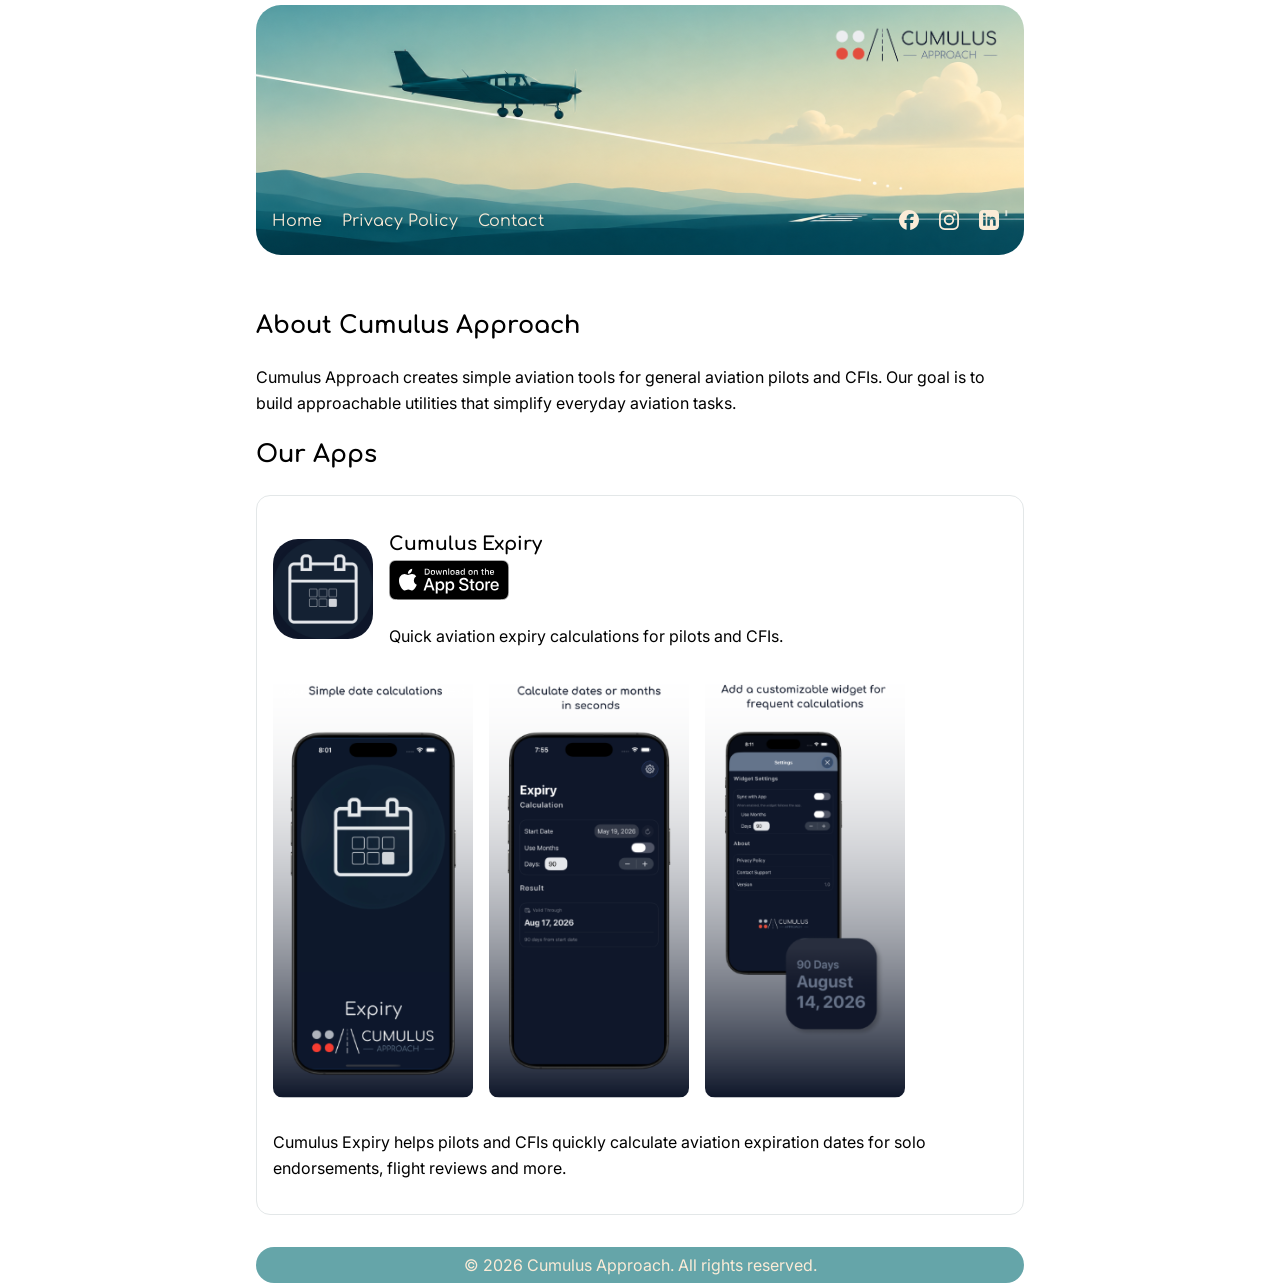
<file: index.html>
<!DOCTYPE html>
<html lang="en">
  <head>
    <meta charset="UTF-8">
    <meta name="viewport" content="width=device-width, initial-scale=1.0">
    <meta http-equiv="X-UA-Compatible" content="ie=edge">
    <meta name="description" content="Simple aviation tools designed for general aviation pilots and CFIs.">
    <title>Cumulus Approach</title>
    <link rel="stylesheet" href="css/style.css">
    <link rel="preconnect" href="https://fonts.googleapis.com">
    <link rel="preconnect" href="https://fonts.gstatic.com" crossorigin>
    <link href="https://fonts.googleapis.com/css2?family=Comfortaa:wght@300..700&family=Inter:ital,opsz,wght@0,14..32,100..900;1,14..32,100..900&display=swap" rel="stylesheet">
    <link rel="icon" type="image/x-icon" href="images/favicon.ico">
    <link rel="icon" type="image/png" href="images/favicon.png">
  </head>
  <body>
    <header>
        <img class="header-icon" src="images/CumulusLogo.png" alt="Cumulus Approach Logo" />
        <nav class="primary-navigation" aria-label="Primary Navigation">
            <ul>
                <li><a href="index.html">Home</a></li>
                <li><a href="privacy.html">Privacy Policy</a></li>
                <li><a href="contact.html">Contact</a></li>                
            </ul>
        </nav>
        <nav aria-label="Social Navigation" class="social-links">
          <ul>
            <li class="social-link"><a href="https://www.facebook.com/CumulusApproach/"><svg class="social_icon" role="img" viewBox="0 0 24 24" xmlns="http://www.w3.org/2000/svg"><title>Facebook</title><path d="M9.101 23.691v-7.98H6.627v-3.667h2.474v-1.58c0-4.085 1.848-5.978 5.858-5.978.401 0 .955.042 1.468.103a8.68 8.68 0 0 1 1.141.195v3.325a8.623 8.623 0 0 0-.653-.036 26.805 26.805 0 0 0-.733-.009c-.707 0-1.259.096-1.675.309a1.686 1.686 0 0 0-.679.622c-.258.42-.374.995-.374 1.752v1.297h3.919l-.386 2.103-.287 1.564h-3.246v8.245C19.396 23.238 24 18.179 24 12.044c0-6.627-5.373-12-12-12s-12 5.373-12 12c0 5.628 3.874 10.35 9.101 11.647Z"/></svg></a></li>
            <li class="social-link"><a href="https://www.instagram.com/CumulusApproach"><svg role="img" viewBox="0 0 24 24" xmlns="http://www.w3.org/2000/svg"><title>Instagram</title><path d="M7.0301.084c-1.2768.0602-2.1487.264-2.911.5634-.7888.3075-1.4575.72-2.1228 1.3877-.6652.6677-1.075 1.3368-1.3802 2.127-.2954.7638-.4956 1.6365-.552 2.914-.0564 1.2775-.0689 1.6882-.0626 4.947.0062 3.2586.0206 3.6671.0825 4.9473.061 1.2765.264 2.1482.5635 2.9107.308.7889.72 1.4573 1.388 2.1228.6679.6655 1.3365 1.0743 2.1285 1.38.7632.295 1.6361.4961 2.9134.552 1.2773.056 1.6884.069 4.9462.0627 3.2578-.0062 3.668-.0207 4.9478-.0814 1.28-.0607 2.147-.2652 2.9098-.5633.7889-.3086 1.4578-.72 2.1228-1.3881.665-.6682 1.0745-1.3378 1.3795-2.1284.2957-.7632.4966-1.636.552-2.9124.056-1.2809.0692-1.6898.063-4.948-.0063-3.2583-.021-3.6668-.0817-4.9465-.0607-1.2797-.264-2.1487-.5633-2.9117-.3084-.7889-.72-1.4568-1.3876-2.1228C21.2982 1.33 20.628.9208 19.8378.6165 19.074.321 18.2017.1197 16.9244.0645 15.6471.0093 15.236-.005 11.977.0014 8.718.0076 8.31.0215 7.0301.0839m.1402 21.6932c-1.17-.0509-1.8053-.2453-2.2287-.408-.5606-.216-.96-.4771-1.3819-.895-.422-.4178-.6811-.8186-.9-1.378-.1644-.4234-.3624-1.058-.4171-2.228-.0595-1.2645-.072-1.6442-.079-4.848-.007-3.2037.0053-3.583.0607-4.848.05-1.169.2456-1.805.408-2.2282.216-.5613.4762-.96.895-1.3816.4188-.4217.8184-.6814 1.3783-.9003.423-.1651 1.0575-.3614 2.227-.4171 1.2655-.06 1.6447-.072 4.848-.079 3.2033-.007 3.5835.005 4.8495.0608 1.169.0508 1.8053.2445 2.228.408.5608.216.96.4754 1.3816.895.4217.4194.6816.8176.9005 1.3787.1653.4217.3617 1.056.4169 2.2263.0602 1.2655.0739 1.645.0796 4.848.0058 3.203-.0055 3.5834-.061 4.848-.051 1.17-.245 1.8055-.408 2.2294-.216.5604-.4763.96-.8954 1.3814-.419.4215-.8181.6811-1.3783.9-.4224.1649-1.0577.3617-2.2262.4174-1.2656.0595-1.6448.072-4.8493.079-3.2045.007-3.5825-.006-4.848-.0608M16.953 5.5864A1.44 1.44 0 1 0 18.39 4.144a1.44 1.44 0 0 0-1.437 1.4424M5.8385 12.012c.0067 3.4032 2.7706 6.1557 6.173 6.1493 3.4026-.0065 6.157-2.7701 6.1506-6.1733-.0065-3.4032-2.771-6.1565-6.174-6.1498-3.403.0067-6.156 2.771-6.1496 6.1738M8 12.0077a4 4 0 1 1 4.008 3.9921A3.9996 3.9996 0 0 1 8 12.0077"/></svg></a></li>
            <li class="social-link"><a href="https://www.linkedin.com/company/cumulusapproach/"><svg xmlns="http://www.w3.org/2000/svg" width="24" height="24" viewBox="0 0 24 24"><path d="M19 0h-14c-2.761 0-5 2.239-5 5v14c0 2.761 2.239 5 5 5h14c2.762 0 5-2.239 5-5v-14c0-2.761-2.238-5-5-5zm-11 19h-3v-11h3v11zm-1.5-12.268c-.966 0-1.75-.79-1.75-1.764s.784-1.764 1.75-1.764 1.75.79 1.75 1.764-.783 1.764-1.75 1.764zm13.5 12.268h-3v-5.604c0-3.368-4-3.113-4 0v5.604h-3v-11h3v1.765c1.396-2.586 7-2.777 7 2.476v6.759z"/></svg></a></li>
          </ul>
        </nav>
    </header>    
    <main>
       <section class="about">
            <h2>About Cumulus Approach</h2>
            <p>
              Cumulus Approach creates simple aviation tools for general aviation pilots and CFIs.
              Our goal is to build approachable utilities that simplify everyday aviation tasks.
            </p>
       </section>
       <section class="apps">
            <h2>Our Apps</h2>            
            <div class="app-card">              
              <div class="app-card-content">
                <div class="app-card-heading">
                  <img class="app-icon" src="images/ExpiryLogo250x250.png" alt="Cumulus Expiry Logo" />
                  <span class="app-card-header-text">
                    <h3 >Cumulus Expiry</h3>
                    <!-- <h6 class="coming-soon">Coming Soon For iPhone</h6> -->
                     <a href="https://apps.apple.com/us/app/cumulus-approach-expiry/id6770518071">
                      <img class="app-store-badge" src="images/Download_on_the_App_Store_Badge_US-UK_RGB_blk_092917.svg" alt="Download on the app store" />
                     </a>
                    <p>Quick aviation expiry calculations for pilots and CFIs.</p>
                    
                  </span>
                </div>
                <div class="app-card-text">
                <div class="app-screenshots"> 
                  <img class="app-store-image" src="images/SplashScreen.png" alt="Cumulus Expiry App Store Splash Screen Screenshot" />
                  <img class="app-store-image" src="images/MainScreen.png" alt="Cumulus Expiry App Store Main Screen Screenshot" />
                  <img class="app-store-image" src="images/SettingsAndWidget.png" alt="Cumulus Expiry App Store Settings and Widget Screenshot" />
                </p>
                <p>
                  Cumulus Expiry helps pilots and CFIs quickly calculate aviation expiration 
                  dates for solo endorsements, flight reviews and more.
                </p>
                </div>                
              </div>
            </div>
       </section>
    </main>
    <footer>
        <p>&copy; 2026 Cumulus Approach. All rights reserved.</p>
    </footer>
  </body>
</html>
</file>
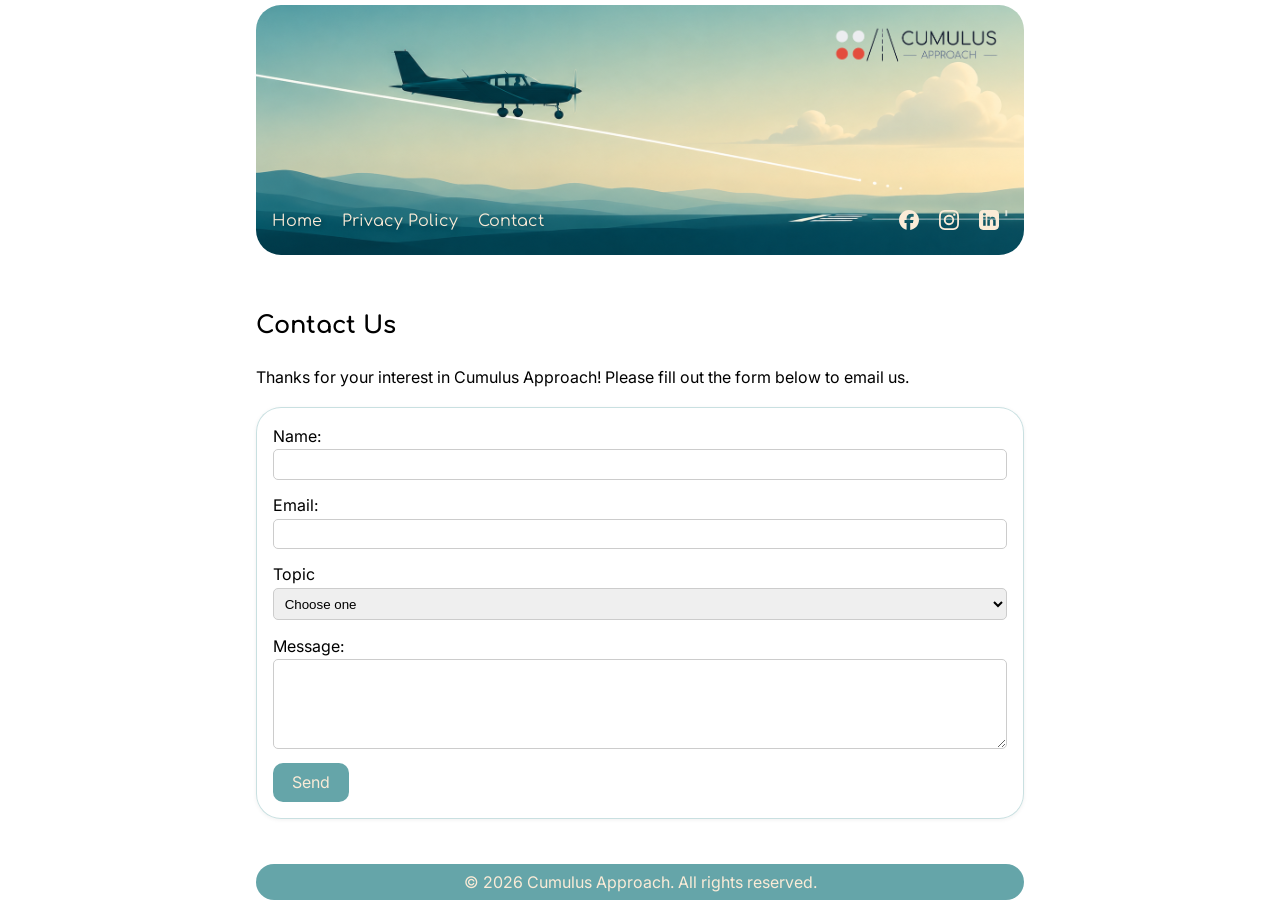
<file: contact.html>
<!DOCTYPE html>
<html lang="en">
<head>
  <meta charset="UTF-8">
  <meta name="viewport" content="width=device-width, initial-scale=1.0">
  <meta http-equiv="X-UA-Compatible" content="ie=edge">
  <meta name="description" content="Simple aviation tools designed for general aviation pilots and CFIs.">
  <title>Contact | Cumulus Approach</title>
  <link rel="stylesheet" href="css/style.css">
  <link rel="preconnect" href="https://fonts.googleapis.com">
  <link rel="preconnect" href="https://fonts.gstatic.com" crossorigin>
  <link href="https://fonts.googleapis.com/css2?family=Comfortaa:wght@300..700&family=Inter:ital,opsz,wght@0,14..32,100..900;1,14..32,100..900&display=swap" rel="stylesheet">
  <link rel="icon" type="image/x-icon" href="images/favicon.ico">
  <link rel="icon" type="image/png" href="images/favicon.png">
  <script src="script/site.js"></script>
</head>

<body>
  <header>
    <img class="header-icon" src="images/CumulusLogo.png" alt="Cumulus Approach Logo" />
    <nav aria-label="Primary Navigation" class="primary-navigation">
      <ul>
        <li><a href="index.html">Home</a></li>
        <li><a href="privacy.html">Privacy Policy</a></li>
        <li><a href="contact.html">Contact</a></li>
      </ul>
    </nav>
    <nav aria-label="Social Navigation" class="social-links">
          <ul>
            <li class="social-link"><a href="https://www.facebook.com/CumulusApproach/"><svg class="social_icon" role="img" viewBox="0 0 24 24" xmlns="http://www.w3.org/2000/svg"><title>Facebook</title><path d="M9.101 23.691v-7.98H6.627v-3.667h2.474v-1.58c0-4.085 1.848-5.978 5.858-5.978.401 0 .955.042 1.468.103a8.68 8.68 0 0 1 1.141.195v3.325a8.623 8.623 0 0 0-.653-.036 26.805 26.805 0 0 0-.733-.009c-.707 0-1.259.096-1.675.309a1.686 1.686 0 0 0-.679.622c-.258.42-.374.995-.374 1.752v1.297h3.919l-.386 2.103-.287 1.564h-3.246v8.245C19.396 23.238 24 18.179 24 12.044c0-6.627-5.373-12-12-12s-12 5.373-12 12c0 5.628 3.874 10.35 9.101 11.647Z"/></svg></a></li>
            <li class="social-link"><a href="https://www.instagram.com/CumulusApproach"><svg role="img" viewBox="0 0 24 24" xmlns="http://www.w3.org/2000/svg"><title>Instagram</title><path d="M7.0301.084c-1.2768.0602-2.1487.264-2.911.5634-.7888.3075-1.4575.72-2.1228 1.3877-.6652.6677-1.075 1.3368-1.3802 2.127-.2954.7638-.4956 1.6365-.552 2.914-.0564 1.2775-.0689 1.6882-.0626 4.947.0062 3.2586.0206 3.6671.0825 4.9473.061 1.2765.264 2.1482.5635 2.9107.308.7889.72 1.4573 1.388 2.1228.6679.6655 1.3365 1.0743 2.1285 1.38.7632.295 1.6361.4961 2.9134.552 1.2773.056 1.6884.069 4.9462.0627 3.2578-.0062 3.668-.0207 4.9478-.0814 1.28-.0607 2.147-.2652 2.9098-.5633.7889-.3086 1.4578-.72 2.1228-1.3881.665-.6682 1.0745-1.3378 1.3795-2.1284.2957-.7632.4966-1.636.552-2.9124.056-1.2809.0692-1.6898.063-4.948-.0063-3.2583-.021-3.6668-.0817-4.9465-.0607-1.2797-.264-2.1487-.5633-2.9117-.3084-.7889-.72-1.4568-1.3876-2.1228C21.2982 1.33 20.628.9208 19.8378.6165 19.074.321 18.2017.1197 16.9244.0645 15.6471.0093 15.236-.005 11.977.0014 8.718.0076 8.31.0215 7.0301.0839m.1402 21.6932c-1.17-.0509-1.8053-.2453-2.2287-.408-.5606-.216-.96-.4771-1.3819-.895-.422-.4178-.6811-.8186-.9-1.378-.1644-.4234-.3624-1.058-.4171-2.228-.0595-1.2645-.072-1.6442-.079-4.848-.007-3.2037.0053-3.583.0607-4.848.05-1.169.2456-1.805.408-2.2282.216-.5613.4762-.96.895-1.3816.4188-.4217.8184-.6814 1.3783-.9003.423-.1651 1.0575-.3614 2.227-.4171 1.2655-.06 1.6447-.072 4.848-.079 3.2033-.007 3.5835.005 4.8495.0608 1.169.0508 1.8053.2445 2.228.408.5608.216.96.4754 1.3816.895.4217.4194.6816.8176.9005 1.3787.1653.4217.3617 1.056.4169 2.2263.0602 1.2655.0739 1.645.0796 4.848.0058 3.203-.0055 3.5834-.061 4.848-.051 1.17-.245 1.8055-.408 2.2294-.216.5604-.4763.96-.8954 1.3814-.419.4215-.8181.6811-1.3783.9-.4224.1649-1.0577.3617-2.2262.4174-1.2656.0595-1.6448.072-4.8493.079-3.2045.007-3.5825-.006-4.848-.0608M16.953 5.5864A1.44 1.44 0 1 0 18.39 4.144a1.44 1.44 0 0 0-1.437 1.4424M5.8385 12.012c.0067 3.4032 2.7706 6.1557 6.173 6.1493 3.4026-.0065 6.157-2.7701 6.1506-6.1733-.0065-3.4032-2.771-6.1565-6.174-6.1498-3.403.0067-6.156 2.771-6.1496 6.1738M8 12.0077a4 4 0 1 1 4.008 3.9921A3.9996 3.9996 0 0 1 8 12.0077"/></svg></a></li>
            <li class="social-link"><a href="https://www.linkedin.com/company/cumulusapproach/"><svg xmlns="http://www.w3.org/2000/svg" width="24" height="24" viewBox="0 0 24 24"><path d="M19 0h-14c-2.761 0-5 2.239-5 5v14c0 2.761 2.239 5 5 5h14c2.762 0 5-2.239 5-5v-14c0-2.761-2.238-5-5-5zm-11 19h-3v-11h3v11zm-1.5-12.268c-.966 0-1.75-.79-1.75-1.764s.784-1.764 1.75-1.764 1.75.79 1.75 1.764-.783 1.764-1.75 1.764zm13.5 12.268h-3v-5.604c0-3.368-4-3.113-4 0v5.604h-3v-11h3v1.765c1.396-2.586 7-2.777 7 2.476v6.759z"/></svg></a></li>
          </ul>
  </header>
  <main>
    <section class="intro">
      <h2>Contact Us</h2>
      <p>
        Thanks for your interest in Cumulus Approach! Please fill out the form below to email us.
      </p>
    </section>
    <section class="contact-form">
      <form id="contact-form">
        <label for="name">Name:</label>
        <input type="text" id="name" name="name" required>

        <label for="email">Email:</label>
        <input type="email" id="email" name="email" required>
        <label for="topic">Topic</label>
        <select id="topic" required>
          <option value="">Choose one</option>
          <option>Support</option>
          <option>Bug Report</option>
          <option>Feature Request</option>
          <option>Question</option>
          <option>General Feedback</option>
        </select>
        <div id="bug-or-support" class="initial-hidden">
          <label for="device">Device (make/model):</label>
          <input type="text" id="device" name="device">
          <label for="os">Operating System (name/version):</label>
          <input type="text" id="os" name="os">
          <label for="app-version">App Version:</label>
          <input type="text" id="app-version" name="app-version">
        </div>
        <div id="support" class="initial-hidden">
          <label for="support-action">Action taken:</label>
          <textarea id="support-action" name="support-action" rows="5"></textarea>
          <label for="support-expected">Expected result:</label>
          <textarea id="support-expected" name="support-expected" rows="5"></textarea>
          <label for="support-actual">Actual result:</label>
          <textarea id="support-actual" name="support-actual" rows="5"></textarea>
        </div>

        <label id="message-label" for="message">Message:</label>
        <textarea id="message" name="message" rows="5" required></textarea>
        <button type="submit">Send</button>
      </form>
      <div id="contact-result" class="contact-result initial-hidden">
        <h2>Email draft opened</h2>
        <p>
          Your email app should open with a prepared message. If nothing happened,
          check that email is configured on this device or try sending again.
        </p>
      </div>
  </main>
  <footer>
    <p>&copy; 2026 Cumulus Approach. All rights reserved.</p>
  </footer>
</body>

</html>
</file>
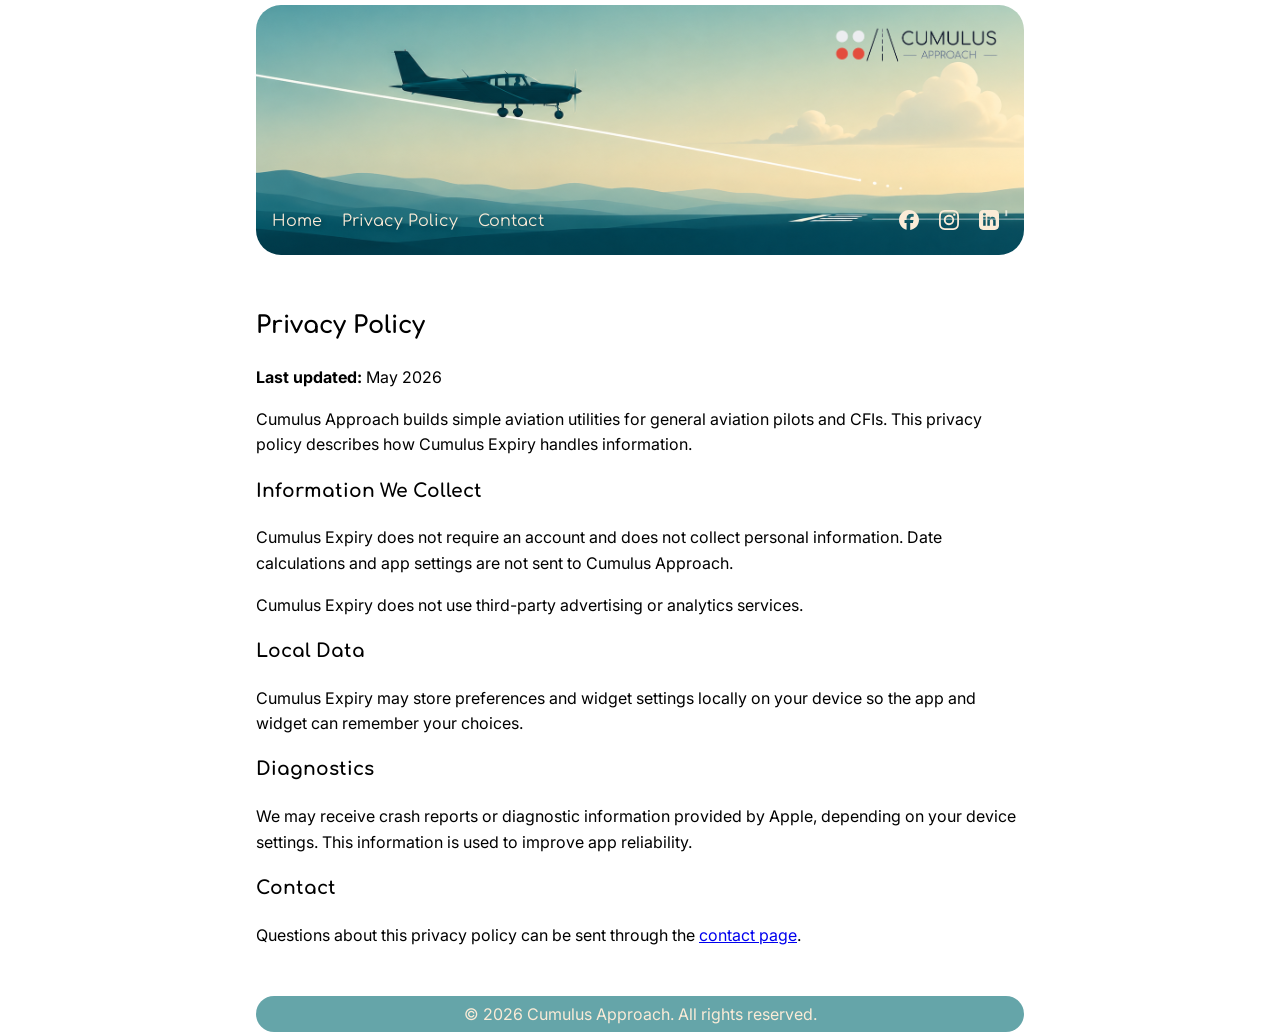
<file: privacy.html>
<!DOCTYPE html>
<html lang="en">

<head>
    <meta charset="UTF-8">
    <meta name="viewport" content="width=device-width, initial-scale=1.0">
    <meta http-equiv="X-UA-Compatible" content="ie=edge">
    <meta name="description" content="Simple aviation tools designed for general aviation pilots and CFIs.">
    <title>Privacy | Cumulus Approach</title>
    <link rel="stylesheet" href="css/style.css">
    <link rel="preconnect" href="https://fonts.googleapis.com">
    <link rel="preconnect" href="https://fonts.gstatic.com" crossorigin>
    <link href="https://fonts.googleapis.com/css2?family=Comfortaa:wght@300..700&family=Inter:ital,opsz,wght@0,14..32,100..900;1,14..32,100..900&display=swap" rel="stylesheet">
    <link rel="icon" href="images/favicon.ico">
</head>

<body>
    <header>
        <img class="header-icon" src="images/CumulusLogo.png" alt="Cumulus Approach Logo" />
        <nav class="primary-navigation" aria-label="Primary Navigation">
            <ul>
                <li><a href="index.html">Home</a></li>
                <li><a href="privacy.html">Privacy Policy</a></li>
                <li><a href="contact.html">Contact</a></li>
            </ul>
        </nav>
        <nav aria-label="Social Navigation" class="social-links">
          <ul>
            <li class="social-link"><a href="https://www.facebook.com/CumulusApproach/"><svg class="social_icon" role="img" viewBox="0 0 24 24" xmlns="http://www.w3.org/2000/svg"><title>Facebook</title><path d="M9.101 23.691v-7.98H6.627v-3.667h2.474v-1.58c0-4.085 1.848-5.978 5.858-5.978.401 0 .955.042 1.468.103a8.68 8.68 0 0 1 1.141.195v3.325a8.623 8.623 0 0 0-.653-.036 26.805 26.805 0 0 0-.733-.009c-.707 0-1.259.096-1.675.309a1.686 1.686 0 0 0-.679.622c-.258.42-.374.995-.374 1.752v1.297h3.919l-.386 2.103-.287 1.564h-3.246v8.245C19.396 23.238 24 18.179 24 12.044c0-6.627-5.373-12-12-12s-12 5.373-12 12c0 5.628 3.874 10.35 9.101 11.647Z"/></svg></a></li>
            <li class="social-link"><a href="https://www.instagram.com/CumulusApproach"><svg role="img" viewBox="0 0 24 24" xmlns="http://www.w3.org/2000/svg"><title>Instagram</title><path d="M7.0301.084c-1.2768.0602-2.1487.264-2.911.5634-.7888.3075-1.4575.72-2.1228 1.3877-.6652.6677-1.075 1.3368-1.3802 2.127-.2954.7638-.4956 1.6365-.552 2.914-.0564 1.2775-.0689 1.6882-.0626 4.947.0062 3.2586.0206 3.6671.0825 4.9473.061 1.2765.264 2.1482.5635 2.9107.308.7889.72 1.4573 1.388 2.1228.6679.6655 1.3365 1.0743 2.1285 1.38.7632.295 1.6361.4961 2.9134.552 1.2773.056 1.6884.069 4.9462.0627 3.2578-.0062 3.668-.0207 4.9478-.0814 1.28-.0607 2.147-.2652 2.9098-.5633.7889-.3086 1.4578-.72 2.1228-1.3881.665-.6682 1.0745-1.3378 1.3795-2.1284.2957-.7632.4966-1.636.552-2.9124.056-1.2809.0692-1.6898.063-4.948-.0063-3.2583-.021-3.6668-.0817-4.9465-.0607-1.2797-.264-2.1487-.5633-2.9117-.3084-.7889-.72-1.4568-1.3876-2.1228C21.2982 1.33 20.628.9208 19.8378.6165 19.074.321 18.2017.1197 16.9244.0645 15.6471.0093 15.236-.005 11.977.0014 8.718.0076 8.31.0215 7.0301.0839m.1402 21.6932c-1.17-.0509-1.8053-.2453-2.2287-.408-.5606-.216-.96-.4771-1.3819-.895-.422-.4178-.6811-.8186-.9-1.378-.1644-.4234-.3624-1.058-.4171-2.228-.0595-1.2645-.072-1.6442-.079-4.848-.007-3.2037.0053-3.583.0607-4.848.05-1.169.2456-1.805.408-2.2282.216-.5613.4762-.96.895-1.3816.4188-.4217.8184-.6814 1.3783-.9003.423-.1651 1.0575-.3614 2.227-.4171 1.2655-.06 1.6447-.072 4.848-.079 3.2033-.007 3.5835.005 4.8495.0608 1.169.0508 1.8053.2445 2.228.408.5608.216.96.4754 1.3816.895.4217.4194.6816.8176.9005 1.3787.1653.4217.3617 1.056.4169 2.2263.0602 1.2655.0739 1.645.0796 4.848.0058 3.203-.0055 3.5834-.061 4.848-.051 1.17-.245 1.8055-.408 2.2294-.216.5604-.4763.96-.8954 1.3814-.419.4215-.8181.6811-1.3783.9-.4224.1649-1.0577.3617-2.2262.4174-1.2656.0595-1.6448.072-4.8493.079-3.2045.007-3.5825-.006-4.848-.0608M16.953 5.5864A1.44 1.44 0 1 0 18.39 4.144a1.44 1.44 0 0 0-1.437 1.4424M5.8385 12.012c.0067 3.4032 2.7706 6.1557 6.173 6.1493 3.4026-.0065 6.157-2.7701 6.1506-6.1733-.0065-3.4032-2.771-6.1565-6.174-6.1498-3.403.0067-6.156 2.771-6.1496 6.1738M8 12.0077a4 4 0 1 1 4.008 3.9921A3.9996 3.9996 0 0 1 8 12.0077"/></svg></a></li>
            <li class="social-link"><a href="https://www.linkedin.com/company/cumulusapproach/"><svg xmlns="http://www.w3.org/2000/svg" width="24" height="24" viewBox="0 0 24 24"><path d="M19 0h-14c-2.761 0-5 2.239-5 5v14c0 2.761 2.239 5 5 5h14c2.762 0 5-2.239 5-5v-14c0-2.761-2.238-5-5-5zm-11 19h-3v-11h3v11zm-1.5-12.268c-.966 0-1.75-.79-1.75-1.764s.784-1.764 1.75-1.764 1.75.79 1.75 1.764-.783 1.764-1.75 1.764zm13.5 12.268h-3v-5.604c0-3.368-4-3.113-4 0v5.604h-3v-11h3v1.765c1.396-2.586 7-2.777 7 2.476v6.759z"/></svg></a></li>
          </ul>
    </header>
    <main>
        <section class="privacy">
            <h2>Privacy Policy</h2>
            <p><strong>Last updated:</strong> May 2026</p>

            <p>
                Cumulus Approach builds simple aviation utilities for general aviation pilots and CFIs.
                This privacy policy describes how Cumulus Expiry handles information.
            </p>

            <h3>Information We Collect</h3>
            <p>
                Cumulus Expiry does not require an account and does not collect personal information.
                Date calculations and app settings are not sent to Cumulus Approach.
            </p>
            <p>
                Cumulus Expiry does not use third-party advertising or analytics services.
            </p>
            <h3>Local Data</h3>
            <p>
                Cumulus Expiry may store preferences and widget settings locally on your device so the app
                and widget can remember your choices.
            </p>

            <h3>Diagnostics</h3>
            <p>
                We may receive crash reports or diagnostic information provided by Apple, depending on your
                device settings. This information is used to improve app reliability.
            </p>

            <h3>Contact</h3>
            <p>
                Questions about this privacy policy can be sent through the
                <a href="contact.html">contact page</a>.
            </p>
        </section>
    </main>
    <footer>
        <p>&copy; 2026 Cumulus Approach. All rights reserved.</p>
    </footer>
</body>

</html>
</file>
<file: css/style.css>
* {
    box-sizing: border-box;
}
html {
    margin: 0;
    padding: 0;   
}

html, body {
    min-height: 100%;
}

body {    
    min-height: 100vh;
    display: flex;
    flex-direction: column;
    margin: 0 auto;
    padding: 0 1rem;
    box-sizing: border-box;
    max-width: 800px;
    font-family: Inter, -apple-system, BlinkMacSystemFont, "Segoe UI", sans-serif;
}
h1, h2, h3, nav a {
    font-family: "Comfortaa", sans-serif;
    
}
header {
    position: relative;
    top: 0;
    background-size: cover;
    background-repeat: no-repeat;
    background-image: url("../images/Banner.png");    
    padding: 0;
    margin: 0;  
    margin-top: 5px;
    border-radius: 25px;    
    height: 250px;    
    text-shadow: 2px 2px 4px rgba(0, 0, 0, 0.25);
    
    overflow: hidden;
}

nav {
    margin-top: 205px;
    overflow: hidden;
}
nav>ul {
  list-style-type: none; 
  padding: 0;            
  margin: 0;
  display: flex;         
  gap: 20px;
  padding-bottom: 2em;
  padding-left: 1em;
  
}

header, nav a, nav a:visited {
    color: antiquewhite;
    text-decoration: none;
}

.primary-navigation{
    float: left;
}

.social-links {
    float: right;
    margin-right: 25px;
}
.social-links svg {
    width: 20px;
    height: 20px;
    fill: currentColor;
    transition: opacity 0.2s;
}

/* .social-links a {
    color: antiquewhite;
} */

nav a:hover {
    color: #65A5A9; /* or your accent color */
}
main {
    flex: 1;
    margin-top: 2em;
    margin-bottom: 2em;
    line-height: 1.6;
}

footer {
    text-align: center;
    padding: 0;
    position: relative;
    background-color: #65A5A9;    
    color: antiquewhite;
    border-radius: 25px;
}

footer p {
    margin-top: 0.5em;
    margin-bottom: 0.5em;  
}

.header-icon {    
    height: 70px;
    position: absolute;
    margin-top: 5px;
    right: 20px;
}
.app-card {
    margin-top: 1rem;
}

.app-card-header {

}
.app-screenshots {
    display: flex;
    gap: 1rem;
    flex-wrap: wrap;
}

.app-store-image {
    width: 100%;
    max-width: 200px;
    height: auto;
    border-radius: 10px;
}
/* .app-card-content {
    display: flex;
    gap: 1.5rem;
    align-items: flex-start;
} */

.app-card-heading {
    display: flex;
    gap: 1rem;
    align-items: center;
}

.app-card-heading h3 {
    margin-bottom: 0;
}

.app-icon {
    width: 100px;
    height: 100px;
    border-radius: 25px;
}

.app-card-text {
    flex: 1;
    display: flex;
    flex-direction: column;
    gap: 1rem;
}

.coming-soon {
    margin: 0;  
}

.contact-form {
    width: 100%;
    background-color: rgba(255,255,255,0.35);
    border: 1px solid rgba(101,165,169,0.35);
    box-shadow:
        inset 0 1px 3px rgba(255,255,255,0.35),
        0 1px 4px rgba(0,0,0,0.06);
    padding: 1em;
 
    border-radius: 25px;
}

.contact-form input, .contact-form select, .contact-form textarea {
    width: 100%;
    padding: 0.5em;
    margin-bottom: 1em;
    border: 1px solid #ccc;
    border-radius: 5px;
}

.contact-form form {
    display: flex;
    flex-direction: column;
    align-items: flex-start;    
}

.contact-form button {
    background-color: #65A5A9;
    color: antiquewhite;

    border: none;
    border-radius: 10px;

    padding: 0.6rem 1.2rem;

    font-family: inherit;
    font-size: 1rem;

    cursor: pointer;
}

.contact-form button:hover {
    filter: brightness(1.05);
}
.initial-hidden {
    display: none;
}

.contact-result {
    margin-top: 1.5rem;
}
.contact-result, .app-card {
    padding: 1rem;
    border-radius: 14px;
    background: #ffffff;
    border: 1px solid #e3e7e8;
}

@media (max-width: 650px) {
    .primary-navigation{
        float: none;
        position: absolute;
        top: -20px;
    }

    .social-links {
        float: none;
        position: absolute;
        top: 10px;
    }

    .app-card-heading {
        flex-direction: column;
        gap: 0;
    }
    .app-card-header-text {
        display: block;
    }
    .app-card-content {
        flex-direction: column;
    }

    .app-icon {
        width: 100%;
        max-width: 250px;
        height: auto;
        flex-basis: auto;
    }
}
</file>
